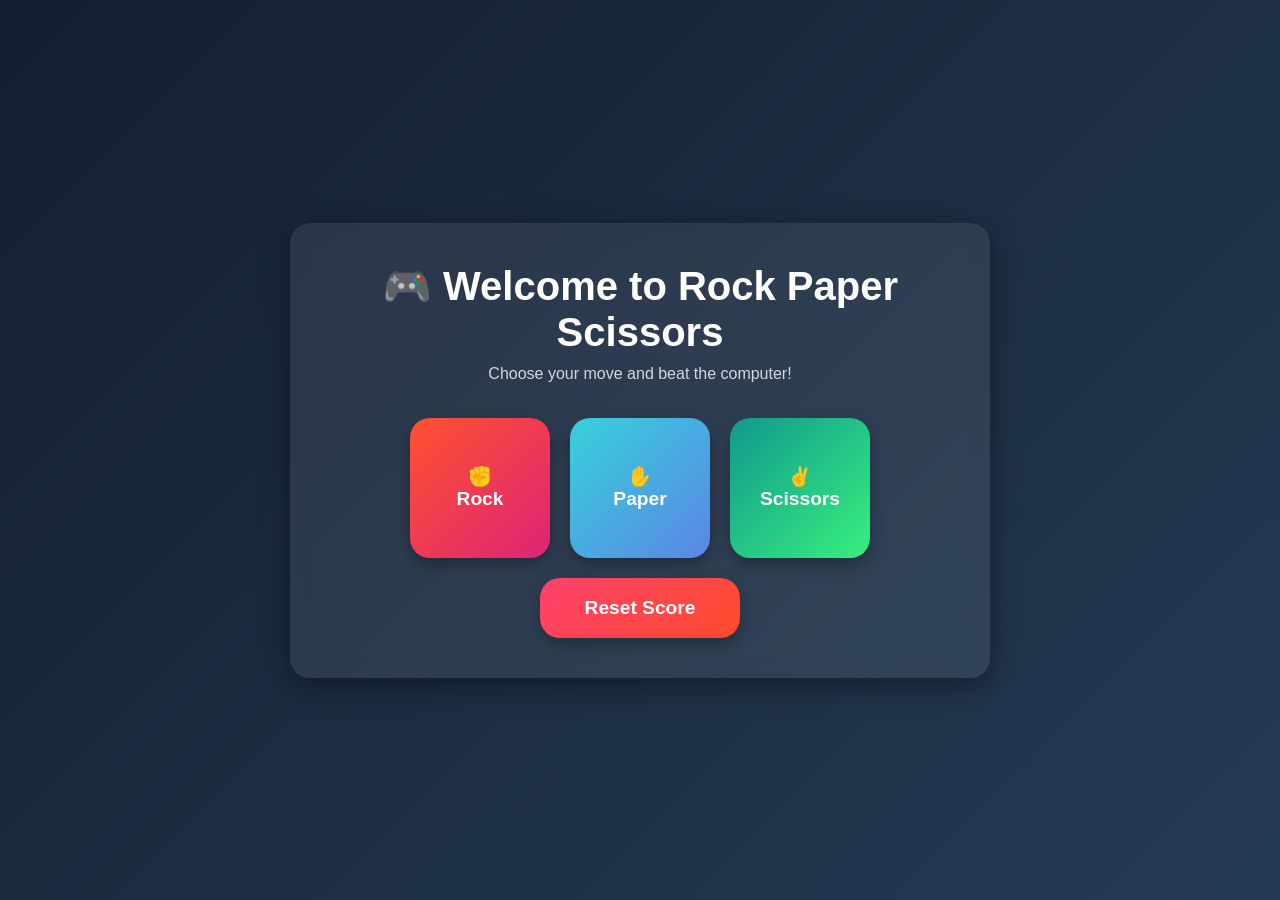
<file: index.html>
<!DOCTYPE html>
<html lang="en">

<head>
    <meta charset="UTF-8">
    <meta name="viewport" content="width=device-width, initial-scale=1.0">

    <link rel="stylesheet" href="game.css">

    <title>Rock Paper Scissors</title>
</head>

<body>

    <div class="container">

        <h1>🎮 Welcome to Rock Paper Scissors</h1>

        <p class="subtitle">
            Choose your move and beat the computer!
        </p>

        <!-- Buttons -->
        <div class="buttons">

            <button class="rock" onclick="random1()">
                ✊ <br> Rock
            </button>

            <button class="paper" onclick="random2()">
                ✋ <br> Paper
            </button>

            <button class="scissors" onclick="random3()">
                ✌️ <br> Scissors
            </button>

            <button class="reset" onclick="resetScore()">
                Reset Score
            </button>

        </div>

    </div>

    <!-- Popup -->
    <div class="popup" id="popup">

        <div class="popup-content">

            <h2 id="popup-title">
                Result
            </h2>

            <p id="popup-message">
            </p>

            <button onclick="closePopup()">
                Close
            </button>

        </div>

    </div>

    <script src="game.js"></script>

</body>

</html>
</file>
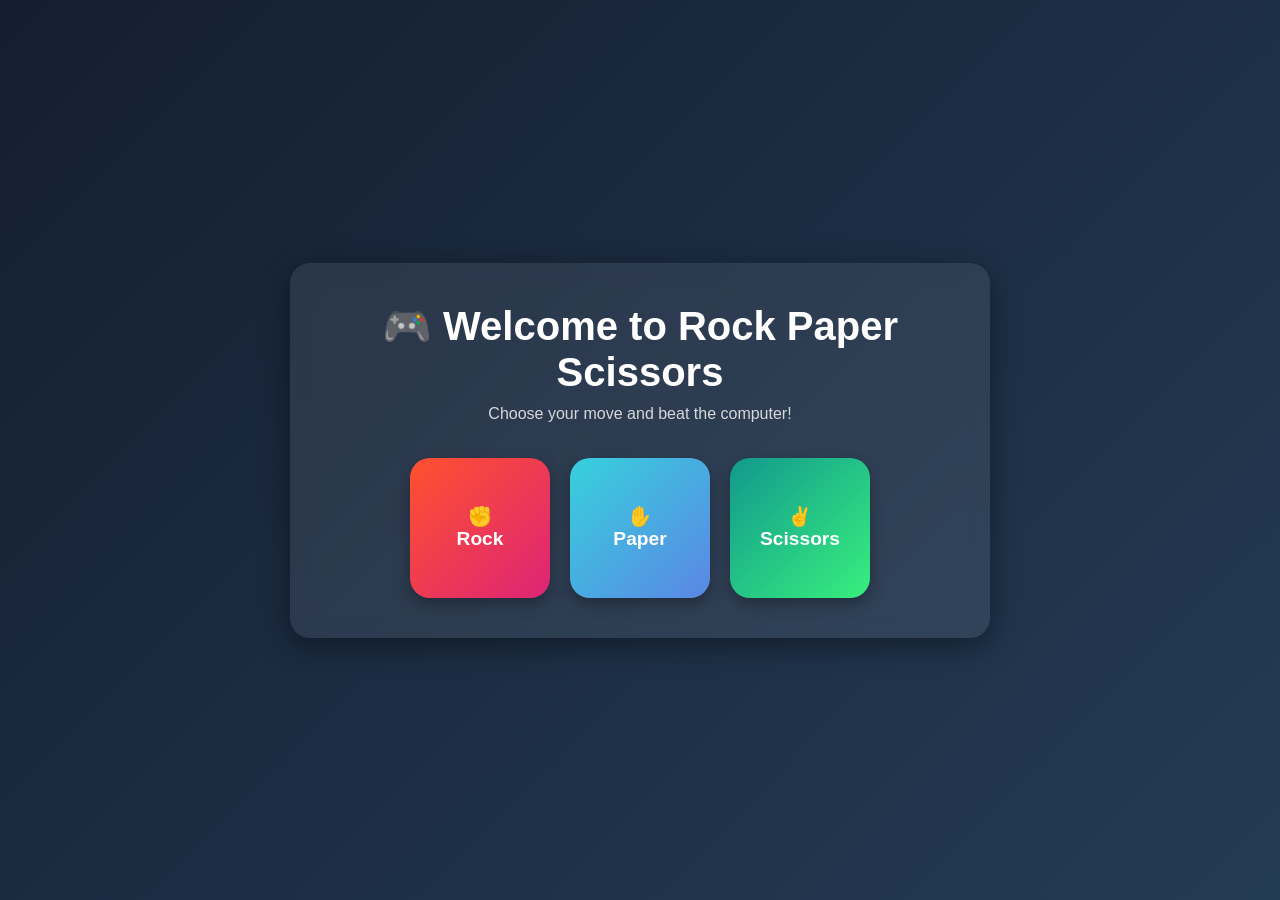
<file: game.html>
<!DOCTYPE html>
<html lang="en">
<head>
    <link rel="stylesheet" href="game.css">
    <meta charset="UTF-8">
    <meta name="viewport" content="width=device-width, initial-scale=1.0">
    <title>Document</title>
</head>
<body>
    
    <div class="container">
    <h1>🎮 Welcome to Rock Paper Scissors</h1>
    <p class="subtitle">Choose your move and beat the computer!</p>

    <div class="buttons">
      <button class="rock" onclick="random1()">
        ✊<br>Rock
      </button>

      <button class="paper" onclick="random2()">
        ✋<br>Paper
      </button>

      <button class="scissors" onclick="random3()">
        ✌️<br>Scissors
      </button>
    </div>



    <script src="game.js"></script>
</body>
</html>
</file>
<file: game.css>
/* Reset */
* {
    margin: 0;
    padding: 0;
    box-sizing: border-box;
}

/* Body */
body {
    height: 100vh;
    display: flex;
    justify-content: center;
    align-items: center;
    font-family: Arial, Helvetica, sans-serif;
    background: linear-gradient(135deg, #141e30, #243b55);
    color: white;
}

/* Main Container */
.container {
    background: rgba(255, 255, 255, 0.08);
    padding: 40px;
    border-radius: 20px;
    backdrop-filter: blur(10px);
    text-align: center;
    width: 90%;
    max-width: 700px;
    box-shadow: 0 8px 30px rgba(0,0,0,0.4);
}

/* Title */
.container h1 {
    font-size: 2.5rem;
    margin-bottom: 10px;
}

/* Subtitle */
.subtitle {
    font-size: 1rem;
    opacity: 0.8;
    margin-bottom: 35px;
}

/* Buttons Container */
.buttons {
    display: flex;
    justify-content: center;
    gap: 20px;
    flex-wrap: wrap;
}

/* General Button Style */
.buttons button {
    width: 140px;
    height: 140px;
    border: none;
    border-radius: 20px;
    font-size: 1.2rem;
    font-weight: bold;
    cursor: pointer;
    transition: 0.3s ease;
    color: white;
    box-shadow: 0 6px 15px rgba(0,0,0,0.3);
}

/* Hover Animation */
.buttons button:hover {
    transform: translateY(-8px) scale(1.05);
}

/* Rock Button */
.rock {
    background: linear-gradient(135deg, #ff512f, #dd2476);
}

/* Paper Button */
.paper {
    background: linear-gradient(135deg, #36d1dc, #5b86e5);
}

/* Scissors Button */
.scissors {
    background: linear-gradient(135deg, #11998e, #38ef7d);
}

/* Reset Button */
.reset {
    background: linear-gradient(135deg, #ff416c, #ff4b2b);
    width: 200px !important;
    height: 60px !important;
    font-size: 1rem;
}

/* Active Effect */
.buttons button:active {
    transform: scale(0.95);
}

/* Responsive Design */
@media (max-width: 600px) {
    
    .container h1 {
        font-size: 2rem;
    }

    .buttons {
        flex-direction: column;
        align-items: center;
    }

    .buttons button {
        width: 180px;
        height: 100px;
    }
}

/* Popup Background */
.popup {
    position: fixed;

    top: 0;
    left: 0;

    width: 100%;
    height: 100%;

    background: rgba(0,0,0,0.6);

    display: none;

    justify-content: center;
    align-items: center;

    z-index: 1000;
}

/* Popup Box */
.popup-content {
    background: white;

    padding: 30px;

    width: 350px;

    border-radius: 20px;

    text-align: center;

    animation: popupAnimation 0.3s ease;
}

/* Popup Title */
.popup-content h2 {
    margin-bottom: 15px;
    color: #111827;
}

/* Popup Text */
.popup-content p {
    color: #374151;
    margin-bottom: 20px;
    font-size: 18px;
}

/* Button */
.popup-content button {
    padding: 10px 20px;

    border: none;

    background: #2563eb;

    color: white;

    border-radius: 10px;

    cursor: pointer;
}

/* Animation */
@keyframes popupAnimation {

    from {
        transform: scale(0.5);
        opacity: 0;
    }

    to {
        transform: scale(1);
        opacity: 1;
    }

}
</file>
